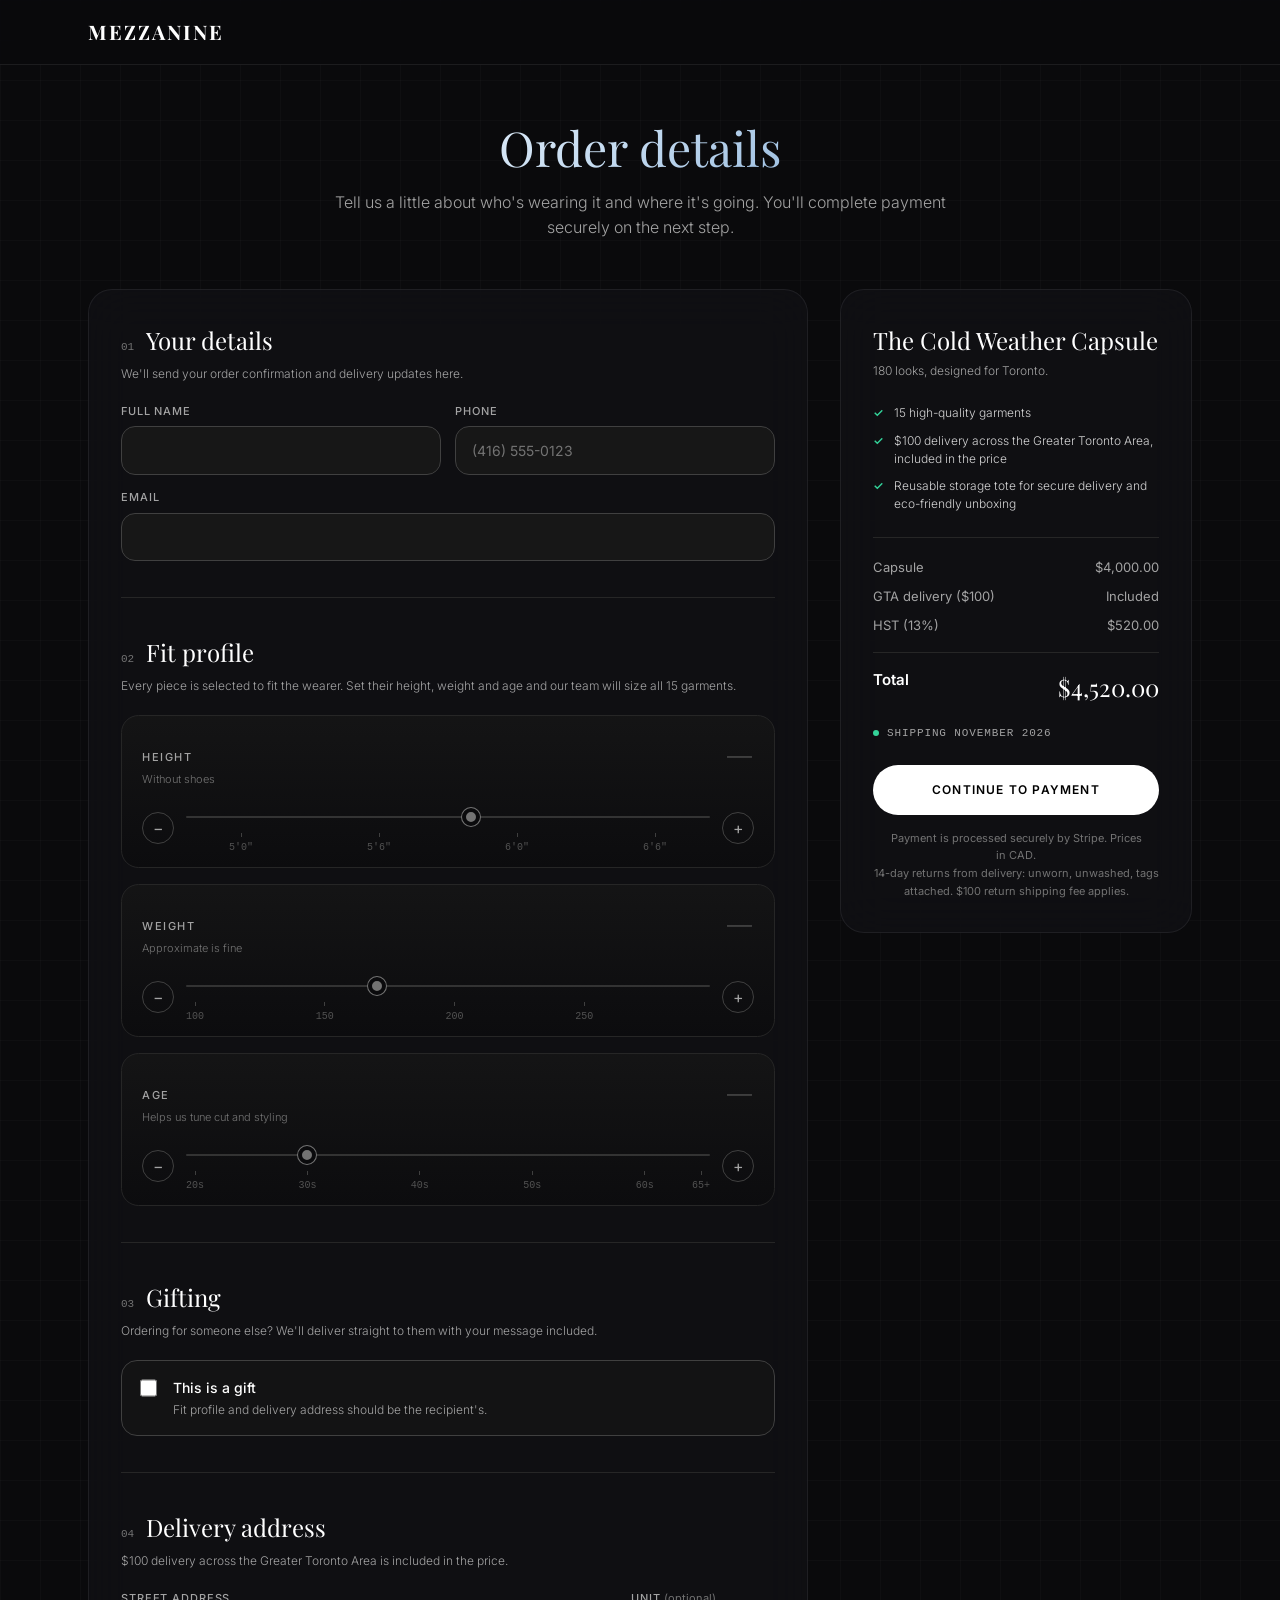
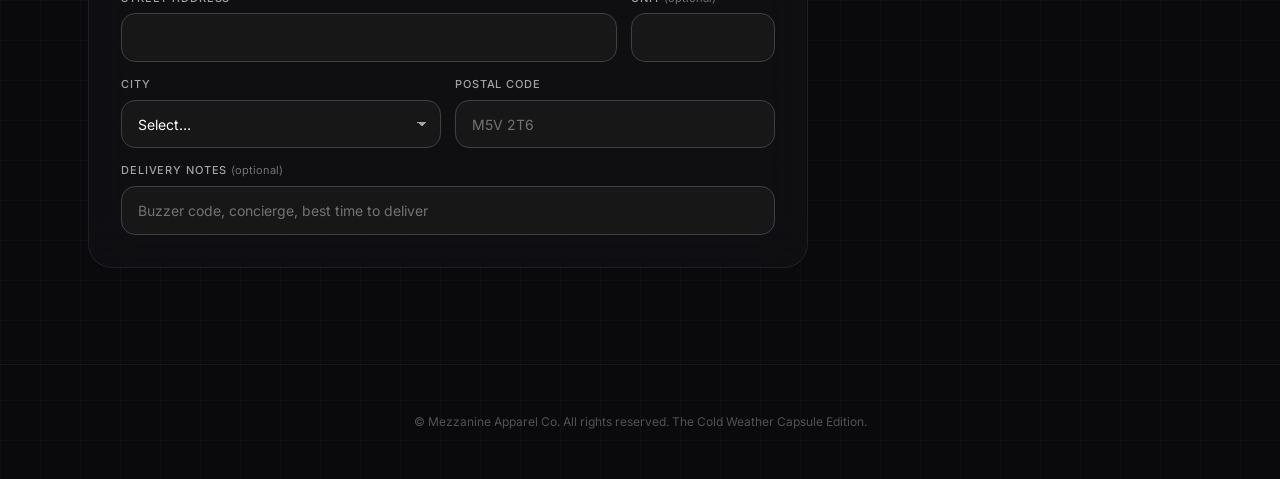
<file: order.html>
<!DOCTYPE html>
<html lang="en">
<head>
    <meta charset="UTF-8">
    <meta name="robots" content="noindex, nofollow">
    <meta name="viewport" content="width=device-width, initial-scale=1.0">
    <title>Order — Mezzanine Cold Weather Capsule</title>
    <link rel="preconnect" href="https://fonts.googleapis.com">
    <link rel="preconnect" href="https://fonts.gstatic.com" crossorigin>
    <link href="https://fonts.googleapis.com/css2?family=Instrument+Serif:ital@0;1&family=Inter:wght@300;400;500;600;700&family=Playfair+Display:ital,wght@0,400;0,600;0,700;1,400&display=swap" rel="stylesheet">
    <link rel="stylesheet" href="styles.css">
    <style>
        /* Order page layout — self-contained so it doesn't depend on Tailwind classes missing from the compiled styles.css */
        .o-nav { position: sticky; top: 0; z-index: 50; }
        .o-nav-inner { max-width: 72rem; margin: 0 auto; padding: 0 1.5rem; height: 4rem; display: flex; align-items: center; justify-content: space-between; font-size: 12px; }
        .o-brand { font-family: 'Playfair Display', serif; font-size: 1.25rem; letter-spacing: .1em; font-weight: 700; color: #fff; }

        .o-wrap { max-width: 72rem; margin: 0 auto; padding: 3.5rem 1.5rem 6rem; }
        .o-head { text-align: center; max-width: 40rem; margin: 0 auto 3rem; }
        .o-title { font-family: 'Playfair Display', serif; font-size: clamp(1.875rem, 5vw, 3rem); line-height: 1.1; margin: 0 0 1rem; }
        .o-title-blue { background: linear-gradient(135deg, #f4f9ff 0%, #c6dcf1 45%, #7fa9d4 100%); -webkit-background-clip: text; background-clip: text; -webkit-text-fill-color: transparent; }
        .o-sub { color: #a3a3a3; font-weight: 300; font-size: 1rem; line-height: 1.6; }

        .o-grid { display: grid; grid-template-columns: 1fr; gap: 2rem; align-items: start; }
        @media (min-width: 900px) { .o-grid { grid-template-columns: minmax(0, 1fr) 22rem; } .o-summary { position: sticky; top: 5.5rem; } }

        .o-card { border-radius: 1.5rem; padding: 2rem; }
        @media (max-width: 480px) { .o-card { padding: 1.5rem 1.25rem; } }
        .o-step + .o-step { margin-top: 2.25rem; padding-top: 2.25rem; border-top: 1px solid #262626; }
        .o-step-head { display: flex; align-items: baseline; gap: .75rem; margin-bottom: .35rem; }
        .o-step-num { font-family: ui-monospace, SFMono-Regular, Menlo, monospace; font-size: 11px; color: #737373; }
        .o-step-title { font-family: 'Playfair Display', serif; font-size: 1.5rem; color: #fff; }
        .o-step-note { font-size: 12px; color: #a3a3a3; font-weight: 300; margin-bottom: 1.25rem; line-height: 1.6; }

        .o-row { display: grid; gap: .875rem; grid-template-columns: 1fr; }
        .o-row + .o-row { margin-top: .875rem; }
        @media (min-width: 560px) {
            .o-row.c2 { grid-template-columns: 1fr 1fr; }
            .o-row.c3 { grid-template-columns: 1fr 1fr 1fr; }
            .o-row.c-addr { grid-template-columns: 1fr 9rem; }
        }
        .o-field label { display: block; font-size: 11px; letter-spacing: .08em; text-transform: uppercase; color: #a3a3a3; margin-bottom: .45rem; font-weight: 500; }
        .o-field .opt { text-transform: none; letter-spacing: 0; color: #737373; font-weight: 400; }
        .o-input { width: 100%; padding: .8rem 1rem; border-radius: .875rem; background: #171717; border: 1px solid #404040; color: #fff; font-size: 14px; font-family: inherit; transition: border-color .2s; -webkit-appearance: none; appearance: none; }
        .o-input::placeholder { color: #737373; }
        .o-input:focus { outline: none; border-color: #fff; }
        .o-input[aria-invalid="true"] { border-color: #f87171; }
        select.o-input { background-image: linear-gradient(45deg, transparent 50%, #a3a3a3 50%), linear-gradient(135deg, #a3a3a3 50%, transparent 50%); background-position: calc(100% - 18px) 50%, calc(100% - 13px) 50%; background-size: 5px 5px; background-repeat: no-repeat; padding-right: 2.25rem; }
        textarea.o-input { resize: vertical; min-height: 6rem; line-height: 1.5; }
        .o-unit { position: relative; }
        .o-unit .o-input { padding-right: 3rem; }
        .o-unit span { position: absolute; right: 1rem; top: 50%; transform: translateY(-50%); font-size: 12px; color: #737373; pointer-events: none; }
        .o-err { font-size: 12px; color: #f87171; margin-top: .4rem; display: none; }
        .o-err.show { display: block; }

        .o-toggle { display: flex; gap: 1rem; align-items: flex-start; padding: 1rem 1.1rem; border-radius: 1rem; border: 1px solid #404040; background: rgba(23,23,23,.6); cursor: pointer; transition: border-color .2s; }
        .o-toggle:hover { border-color: #737373; }
        .o-toggle input { width: 1.1rem; height: 1.1rem; margin-top: .15rem; accent-color: #fff; flex-shrink: 0; }
        .o-toggle strong { display: block; color: #fff; font-weight: 500; font-size: 14px; }
        .o-toggle small { display: block; color: #a3a3a3; font-weight: 300; font-size: 12px; margin-top: .2rem; line-height: 1.5; }
        .o-gift { display: none; margin-top: 1rem; }
        .o-gift.show { display: block; }
        .o-hint { margin-top: .5rem; font-size: .75rem; color: #737373; font-weight: 300; }
        .o-hint + .o-row { margin-top: .875rem; }
        .o-count { text-align: right; font-size: 11px; color: #737373; margin-top: .35rem; }

        .o-sum-title { font-family: 'Playfair Display', serif; font-size: 1.5rem; color: #fff; }
        .o-sum-sub { font-size: 12px; color: #a3a3a3; margin-top: .25rem; font-weight: 300; }
        .o-list { list-style: none; padding: 0; margin: 1.5rem 0; font-size: 12px; color: #d4d4d4; font-weight: 300; }
        .o-list li { display: flex; gap: .6rem; align-items: flex-start; }
        .o-list li + li { margin-top: .6rem; }
        .o-list li::before { content: "✓"; color: #34d399; font-weight: 600; }
        .o-lines { border-top: 1px solid #262626; padding-top: 1.25rem; font-size: 13px; }
        .o-line { display: flex; justify-content: space-between; color: #a3a3a3; }
        .o-line + .o-line { margin-top: .6rem; }
        .o-line.total { color: #fff; font-size: 15px; font-weight: 600; border-top: 1px solid #262626; padding-top: 1rem; margin-top: 1rem; }
        .o-line.total span:last-child { font-family: 'Playfair Display', serif; font-size: 1.5rem; font-weight: 400; }
        .o-ship { margin-top: 1.25rem; font-family: ui-monospace, SFMono-Regular, Menlo, monospace; font-size: 11px; letter-spacing: .08em; text-transform: uppercase; color: #a3a3a3; display: flex; align-items: center; gap: .5rem; }
        .o-ship::before { content: ""; width: 6px; height: 6px; border-radius: 99px; background: #34d399; }

        .o-btn { display: block; width: 100%; margin-top: 1.5rem; background: #fff; color: #000; font-weight: 600; font-size: 12px; letter-spacing: .1em; text-transform: uppercase; padding: 1rem 1.5rem; border-radius: 999px; border: 0; cursor: pointer; font-family: inherit; transition: background .2s, opacity .2s; }
        .o-btn:hover { background: #e5e5e5; }
        .o-btn:disabled { opacity: .5; cursor: wait; }
        .o-fine { font-size: 11px; color: #737373; text-align: center; margin-top: .9rem; line-height: 1.6; }
        .o-status { display: none; margin-top: 1rem; padding: .9rem 1rem; border-radius: .875rem; font-size: 12px; line-height: 1.55; }
        .o-status.show { display: block; }
        .o-status.warn { background: rgba(245,158,11,.08); border: 1px solid rgba(245,158,11,.3); color: #fcd34d; }
        .o-status.err { background: rgba(248,113,113,.08); border: 1px solid rgba(248,113,113,.3); color: #fca5a5; }

        /* Fit profile — slider measures */
        .fp { display: grid; gap: 1rem; }
        .fp-card { position: relative; padding: 1.25rem 1.25rem 1rem; border-radius: 1.1rem; border: 1px solid #262626; background: linear-gradient(180deg, rgba(23,23,23,.75), rgba(12,12,14,.75)); transition: border-color .25s; }
        .fp-card:focus-within { border-color: #525252; }
        .fp-card.invalid { border-color: rgba(248,113,113,.6); }
        .fp-top { display: flex; justify-content: space-between; align-items: flex-end; gap: 1rem; }
        .fp-label { font-size: 11px; letter-spacing: .14em; text-transform: uppercase; color: #a3a3a3; font-weight: 500; }
        .fp-hint { display: block; margin-top: .35rem; font-size: 11px; color: #737373; font-weight: 300; letter-spacing: 0; text-transform: none; }
        .fp-read { text-align: right; line-height: 1; }
        .fp-main { font-family: 'Playfair Display', serif; font-size: 2.1rem; color: #fff; font-variant-numeric: lining-nums tabular-nums; transition: opacity .2s; }
        .fp-main small { font-family: Inter, sans-serif; font-size: 12px; color: #a3a3a3; margin-left: .2rem; font-weight: 400; }
        .fp-alt { margin-top: .45rem; font-family: ui-monospace, SFMono-Regular, Menlo, monospace; font-size: 11px; letter-spacing: .08em; color: #737373; }
        .fp-card:not(.set) .fp-main { color: #525252; }
        .fp-card:not(.set) .fp-alt { visibility: hidden; }

        .fp-ctrl { display: flex; align-items: center; gap: .75rem; margin-top: 1.1rem; }
        .fp-step { flex-shrink: 0; width: 2rem; height: 2rem; border-radius: 99px; border: 1px solid #404040; background: transparent; color: #a3a3a3; font-size: 16px; line-height: 1; cursor: pointer; transition: all .2s; font-family: inherit; }
        .fp-step:hover { border-color: #a3a3a3; color: #fff; }
        .fp-track { position: relative; flex: 1; padding-bottom: 1.35rem; }
        .fp-range { --pct: 50%; width: 100%; height: 1.5rem; margin: 0; background: transparent; -webkit-appearance: none; appearance: none; cursor: pointer; display: block; }
        .fp-range:focus { outline: none; }
        .fp-range::-webkit-slider-runnable-track { height: 2px; border-radius: 2px; background: linear-gradient(90deg, #e5e5e5 0 var(--pct), #333 var(--pct) 100%); }
        .fp-range::-moz-range-track { height: 2px; border-radius: 2px; background: #333; }
        .fp-range::-moz-range-progress { height: 2px; background: #e5e5e5; }
        .fp-range::-webkit-slider-thumb { -webkit-appearance: none; width: 18px; height: 18px; margin-top: -8px; border-radius: 99px; background: #fff; border: 4px solid #0a0a0c; box-shadow: 0 0 0 1px #fff, 0 4px 14px rgba(0,0,0,.5); transition: transform .15s; }
        .fp-range::-moz-range-thumb { width: 10px; height: 10px; border-radius: 99px; background: #fff; border: 4px solid #0a0a0c; box-shadow: 0 0 0 1px #fff; }
        .fp-range:active::-webkit-slider-thumb, .fp-range:focus-visible::-webkit-slider-thumb { transform: scale(1.15); }
        .fp-card:not(.set) .fp-range::-webkit-slider-runnable-track { background: #333; }
        .fp-card:not(.set) .fp-range::-moz-range-progress { background: transparent; }
        .fp-card:not(.set) .fp-range::-webkit-slider-thumb { background: #737373; box-shadow: 0 0 0 1px #737373; animation: fp-pulse 2.4s ease-in-out infinite; }
        .fp-card:not(.set) .fp-range::-moz-range-thumb { background: #737373; box-shadow: 0 0 0 1px #737373; }
        @keyframes fp-pulse { 0%,100% { box-shadow: 0 0 0 1px #737373, 0 0 0 0 rgba(255,255,255,.25); } 50% { box-shadow: 0 0 0 1px #737373, 0 0 0 8px rgba(255,255,255,0); } }
        .fp-ticks { position: absolute; left: 9px; right: 9px; bottom: 0; height: 1.1rem; pointer-events: none; }
        .fp-tick { position: absolute; top: 0; transform: translateX(-50%); font-family: ui-monospace, SFMono-Regular, Menlo, monospace; font-size: 10px; color: #525252; white-space: nowrap; }
        .fp-tick::before { content: ""; display: block; width: 1px; height: 4px; background: #404040; margin: 0 auto 3px; }
        @media (max-width: 480px) { .fp-tick.minor { display: none; } .fp-main { font-size: 1.8rem; } }
        .fp-err { font-size: 12px; color: #f87171; margin-top: .25rem; display: none; }
        .fp-err.show { display: block; }

        .o-foot { padding: 3rem 1.5rem; border-top: 1px solid #171717; text-align: center; font-size: 12px; color: #525252; }
        .sr-only { position: absolute; width: 1px; height: 1px; padding: 0; margin: -1px; overflow: hidden; clip: rect(0,0,0,0); border: 0; }
    </style>
</head>
<body class="editorial-grid">

    <nav class="o-nav glass-nav">
        <div class="o-nav-inner">
            <a href="index.html" class="o-brand">MEZZANINE</a>
        </div>
    </nav>

    <main class="o-wrap">
        <header class="o-head">
            <h1 class="o-title o-title-blue">Order details</h1>
            <p class="o-sub">Tell us a little about who's wearing it and where it's going. You'll complete payment securely on the next step.</p>
        </header>

        <form id="order-form" novalidate>
            <div class="o-grid">

                <!-- Left: details -->
                <div class="o-card glass-panel">

                    <section class="o-step">
                        <div class="o-step-head"><span class="o-step-num">01</span><h2 class="o-step-title">Your details</h2></div>
                        <p class="o-step-note">We'll send your order confirmation and delivery updates here.</p>
                        <div class="o-row c2">
                            <div class="o-field">
                                <label for="name">Full name</label>
                                <input class="o-input" id="name" name="name" autocomplete="name" required>
                                <p class="o-err" data-for="name">Please enter your name.</p>
                            </div>
                            <div class="o-field">
                                <label for="phone">Phone</label>
                                <input class="o-input" id="phone" name="phone" type="tel" autocomplete="tel" required placeholder="(416) 555-0123">
                                <p class="o-err" data-for="phone">Please enter a phone number for delivery.</p>
                            </div>
                        </div>
                        <div class="o-row">
                            <div class="o-field">
                                <label for="email">Email</label>
                                <input class="o-input" id="email" name="email" type="email" autocomplete="email" required>
                                <p class="o-err" data-for="email">Please enter a valid email address.</p>
                            </div>
                        </div>
                    </section>

                    <section class="o-step">
                        <div class="o-step-head"><span class="o-step-num">02</span><h2 class="o-step-title">Fit profile</h2></div>
                        <p class="o-step-note" id="fit-note">Every piece is selected to fit the wearer. Set their height, weight and age and our team will size all 15 garments.</p>
                        <div class="fp">
                            <div class="fp-card" id="fp-height" data-key="height">
                                <div class="fp-top">
                                    <label class="fp-label" for="height">Height<span class="fp-hint">Without shoes</span></label>
                                    <div class="fp-read" aria-hidden="true">
                                        <div class="fp-main" id="height-main">—</div>
                                        <div class="fp-alt" id="height-alt">&nbsp;</div>
                                    </div>
                                </div>
                                <div class="fp-ctrl">
                                    <button type="button" class="fp-step" data-dir="-1" aria-label="Decrease height">−</button>
                                    <div class="fp-track">
                                        <input type="range" class="fp-range" id="height" min="58" max="80" step="1" value="70">
                                        <div class="fp-ticks" id="height-ticks"></div>
                                    </div>
                                    <button type="button" class="fp-step" data-dir="1" aria-label="Increase height">+</button>
                                </div>
                                <p class="fp-err" data-for="height">Please set height.</p>
                            </div>
                            <div class="fp-card" id="fp-weight" data-key="weight">
                                <div class="fp-top">
                                    <label class="fp-label" for="weight">Weight<span class="fp-hint">Approximate is fine</span></label>
                                    <div class="fp-read" aria-hidden="true">
                                        <div class="fp-main" id="weight-main">—</div>
                                        <div class="fp-alt" id="weight-alt">&nbsp;</div>
                                    </div>
                                </div>
                                <div class="fp-ctrl">
                                    <button type="button" class="fp-step" data-dir="-1" aria-label="Decrease weight">−</button>
                                    <div class="fp-track">
                                        <input type="range" class="fp-range" id="weight" min="100" max="295" step="5" value="170">
                                        <div class="fp-ticks" id="weight-ticks"></div>
                                    </div>
                                    <button type="button" class="fp-step" data-dir="1" aria-label="Increase weight">+</button>
                                </div>
                                <p class="fp-err" data-for="weight">Please set weight.</p>
                            </div>
                            <div class="fp-card" id="fp-age" data-key="age">
                                <div class="fp-top">
                                    <label class="fp-label" for="age">Age<span class="fp-hint">Helps us tune cut and styling</span></label>
                                    <div class="fp-read" aria-hidden="true">
                                        <div class="fp-main" id="age-main">—</div>
                                        <div class="fp-alt" id="age-alt">&nbsp;</div>
                                    </div>
                                </div>
                                <div class="fp-ctrl">
                                    <button type="button" class="fp-step" data-dir="-1" aria-label="Younger age range">−</button>
                                    <div class="fp-track">
                                        <input type="range" class="fp-range" id="age" min="20" max="65" step="5" value="30">
                                        <div class="fp-ticks" id="age-ticks"></div>
                                    </div>
                                    <button type="button" class="fp-step" data-dir="1" aria-label="Older age range">+</button>
                                </div>
                                <p class="fp-err" data-for="age">Please set an age range.</p>
                            </div>
                        </div>
                    </section>

                    <section class="o-step">
                        <div class="o-step-head"><span class="o-step-num">03</span><h2 class="o-step-title">Gifting</h2></div>
                        <p class="o-step-note">Ordering for someone else? We'll deliver straight to them with your message included.</p>
                        <label class="o-toggle" for="is_gift">
                            <input type="checkbox" id="is_gift" name="is_gift">
                            <span><strong>This is a gift</strong><small>Fit profile and delivery address should be the recipient's.</small></span>
                        </label>
                        <div class="o-gift" id="gift-fields">
                            <div class="o-row c2">
                                <div class="o-field">
                                    <label for="recipient">Recipient's name</label>
                                    <input class="o-input" id="recipient" name="gift_recipient">
                                    <p class="o-err" data-for="recipient">Please enter the recipient's name.</p>
                                </div>
                                <div class="o-field">
                                    <label for="recipient_email">Recipient's email</label>
                                    <input class="o-input" id="recipient_email" name="gift_recipient_email" type="email" autocomplete="off">
                                    <p class="o-err" data-for="recipient_email">Please enter the recipient's email so they can confirm their size.</p>
                                </div>
                            </div>
                            <p class="o-hint">We'll email the recipient to confirm their size before anything ships.</p>
                            <div class="o-row">
                                <div class="o-field">
                                    <label for="gift_message">Gift message <span class="opt">(optional)</span></label>
                                    <textarea class="o-input" id="gift_message" name="gift_message" maxlength="300" placeholder="Sorted for the season. Enjoy."></textarea>
                                    <div class="o-count"><span id="msg-count">0</span>/300</div>
                                </div>
                            </div>
                        </div>
                    </section>

                    <section class="o-step">
                        <div class="o-step-head"><span class="o-step-num">04</span><h2 class="o-step-title" id="addr-title">Delivery address</h2></div>
                        <p class="o-step-note">$100 delivery across the Greater Toronto Area is included in the price.</p>
                        <div class="o-row c-addr">
                            <div class="o-field">
                                <label for="street">Street address</label>
                                <input class="o-input" id="street" name="street" autocomplete="address-line1" required>
                                <p class="o-err" data-for="street">Please enter a street address.</p>
                            </div>
                            <div class="o-field">
                                <label for="unit">Unit <span class="opt">(optional)</span></label>
                                <input class="o-input" id="unit" name="unit" autocomplete="address-line2">
                            </div>
                        </div>
                        <div class="o-row c2">
                            <div class="o-field">
                                <label for="city">City</label>
                                <select class="o-input" id="city" name="city" required>
                                    <option value="">Select…</option>
                                    <optgroup label="Toronto"><option>Toronto</option></optgroup>
                                    <optgroup label="Peel"><option>Mississauga</option><option>Brampton</option><option>Caledon</option></optgroup>
                                    <optgroup label="York"><option>Vaughan</option><option>Markham</option><option>Richmond Hill</option><option>Newmarket</option><option>Aurora</option><option>King</option><option>Whitchurch-Stouffville</option><option>East Gwillimbury</option><option>Georgina</option></optgroup>
                                    <optgroup label="Halton"><option>Oakville</option><option>Burlington</option><option>Milton</option><option>Halton Hills</option></optgroup>
                                    <optgroup label="Durham"><option>Pickering</option><option>Ajax</option><option>Whitby</option><option>Oshawa</option><option>Clarington</option><option>Uxbridge</option><option>Scugog</option><option>Brock</option></optgroup>
                                    <option value="outside">Outside the GTA</option>
                                </select>
                                <p class="o-err" data-for="city" id="city-err">Please select a city.</p>
                            </div>
                            <div class="o-field">
                                <label for="postal">Postal code</label>
                                <input class="o-input" id="postal" name="postal" autocomplete="postal-code" required placeholder="M5V 2T6" maxlength="7" style="text-transform:uppercase">
                                <p class="o-err" data-for="postal">Please enter a valid Ontario postal code.</p>
                            </div>
                        </div>
                        <div class="o-row">
                            <div class="o-field">
                                <label for="notes">Delivery notes <span class="opt">(optional)</span></label>
                                <input class="o-input" id="notes" name="delivery_notes" placeholder="Buzzer code, concierge, best time to deliver">
                            </div>
                        </div>
                    </section>
                </div>

                <!-- Right: summary -->
                <aside class="o-summary o-card glass-panel">
                    <h2 class="o-sum-title">The Cold Weather Capsule</h2>
                    <p class="o-sum-sub">180 looks, designed for Toronto.</p>
                    <ul class="o-list">
                        <li>15 high-quality garments</li>
                        <li>$100 delivery across the Greater Toronto Area, included in the price</li>
                        <li>Reusable storage tote for secure delivery and eco-friendly unboxing</li>
                    </ul>
                    <div class="o-lines">
                        <div class="o-line"><span>Capsule</span><span>$4,000.00</span></div>
                        <div class="o-line"><span>GTA delivery ($100)</span><span>Included</span></div>
                        <div class="o-line"><span>HST (13%)</span><span>$520.00</span></div>
                        <div class="o-line total"><span>Total</span><span>$4,520.00</span></div>
                    </div>
                    <div class="o-ship">Shipping November 2026</div>
                    <button type="submit" class="o-btn" id="submit-btn">Continue to payment</button>
                    <div class="o-status" id="status" role="alert"></div>
                    <p class="o-fine">Payment is processed securely by Stripe. Prices in CAD.<br>14-day returns from delivery: unworn, unwashed, tags attached. $100 return shipping fee applies.</p>
                </aside>

            </div>
        </form>
    </main>

    <footer class="o-foot">© Mezzanine Apparel Co. All rights reserved. The Cold Weather Capsule Edition.</footer>

    <script>
        /* ============================================================
           SETUP — paste your two links here before going live
           ------------------------------------------------------------
           STRIPE_PAYMENT_LINK: the Payment Link URL from your Stripe
             dashboard (Payment Links → New → The Cold Weather Capsule,
             $4,000 CAD, with HST handled by Stripe Tax or a tax rate).
             e.g. 'https://buy.stripe.com/abc123XYZ'
           ORDER_DETAILS_ENDPOINT: where the fit profile / address /
             gift details are sent, e.g. a Formspree form URL
             'https://formspree.io/f/xxxxxxx'. Stripe Payment Links can't
             receive these fields, so they're sent here first, tagged with
             an order reference that also appears on the Stripe payment
             (as client_reference_id) so you can match the two.
           ============================================================ */
        const STRIPE_PAYMENT_LINK = '';
        const ORDER_DETAILS_ENDPOINT = '';

        const form = document.getElementById('order-form');
        const giftBox = document.getElementById('is_gift');
        const giftFields = document.getElementById('gift-fields');
        const statusEl = document.getElementById('status');
        const submitBtn = document.getElementById('submit-btn');
        const $ = (id) => document.getElementById(id);

        giftBox.addEventListener('change', () => {
            giftFields.classList.toggle('show', giftBox.checked);
            $('addr-title').textContent = giftBox.checked ? "Recipient's delivery address" : 'Delivery address';
            $('fit-note').textContent = giftBox.checked
                ? "Set the recipient's height, weight and age and our team will size all 15 garments for them."
                : 'Every piece is selected to fit the wearer. Set their height, weight and age and our team will size all 15 garments.';
        });

        /* ---------- Fit profile sliders ---------- */
        const ageRange = (v) => (v >= 65 ? '65+' : `${v}–${v + 4}`);
        const kg = (lb) => Math.round(lb * 0.45359237);
        const weightRange = (v) => `${v}–${v + 4}`;
        const ftIn = (inches) => `${Math.floor(inches / 12)}′${inches % 12}″`;
        const MEASURES = {
            height: {
                main: (v) => ftIn(v),
                alt: (v) => `${Math.round(v * 2.54)} CM`,
                ticks: [[60, '5′0″'], [66, '5′6″', true], [72, '6′0″'], [78, '6′6″', true]]
            },
            weight: {
                main: (v) => `${weightRange(v)}<small>lb</small>`,
                alt: (v) => `${kg(v)}–${kg(v + 4)} KG`,
                ticks: [[100, '100'], [150, '150', true], [200, '200'], [250, '250', true]]
            },
            age: {
                main: (v) => `${ageRange(v)}<small>yrs</small>`,
                alt: () => '&nbsp;',
                ticks: [[20, '20s'], [30, '30s', true], [40, '40s'], [50, '50s', true], [60, '60s'], [65, '65+', true]]
            }
        };
        const touched = { height: false, weight: false, age: false };

        function paint(key) {
            const el = $(key), v = Number(el.value), min = Number(el.min), max = Number(el.max);
            el.style.setProperty('--pct', `${((v - min) / (max - min)) * 100}%`);
            const card = $(`fp-${key}`);
            card.classList.toggle('set', touched[key]);
            $(`${key}-main`).innerHTML = touched[key] ? MEASURES[key].main(v) : '—';
            $(`${key}-alt`).innerHTML = touched[key] ? MEASURES[key].alt(v) : '&nbsp;';
            const alt = MEASURES[key].alt(v).replace('&nbsp;', '');
            el.setAttribute('aria-valuetext', touched[key] ? `${MEASURES[key].main(v).replace(/<[^>]+>/g, ' ')}${alt ? ', ' + alt.toLowerCase() : ''}` : 'not set');
        }

        function touch(key) {
            touched[key] = true;
            $(`fp-${key}`).classList.remove('invalid');
            document.querySelector(`.fp-err[data-for="${key}"]`).classList.remove('show');
            paint(key);
        }

        Object.keys(MEASURES).forEach((key) => {
            const el = $(key), min = Number(el.min), max = Number(el.max);
            $(`${key}-ticks`).innerHTML = MEASURES[key].ticks
                .map(([v, label, minor]) => `<span class="fp-tick${minor ? ' minor' : ''}" style="left:${((v - min) / (max - min)) * 100}%">${label}</span>`)
                .join('');
            el.addEventListener('input', () => touch(key));
            el.addEventListener('keydown', () => { if (!touched[key]) touch(key); });
            $(`fp-${key}`).querySelectorAll('.fp-step').forEach((btn) => {
                btn.addEventListener('click', () => {
                    if (touched[key]) el.value = Math.min(max, Math.max(min, Number(el.value) + Number(btn.dataset.dir) * (Number(el.step) || 1)));
                    touch(key);
                });
            });
            paint(key);
        });

        $('gift_message').addEventListener('input', (e) => { $('msg-count').textContent = e.target.value.length; });

        $('postal').addEventListener('blur', (e) => {
            const v = e.target.value.toUpperCase().replace(/\s+/g, '');
            if (v.length === 6) e.target.value = v.slice(0, 3) + ' ' + v.slice(3);
        });

        function setError(key, inputs, show, msg) {
            const err = document.querySelector(`.o-err[data-for="${key}"]`);
            if (err) { err.classList.toggle('show', show); if (msg) err.textContent = msg; }
            inputs.forEach((el) => el.setAttribute('aria-invalid', show ? 'true' : 'false'));
            return !show;
        }

        
        function validate() {
            const checks = [];
            checks.push(setError('name', [$('name')], !$('name').value.trim()));
            checks.push(setError('phone', [$('phone')], $('phone').value.replace(/\D/g, '').length < 10));
            checks.push(setError('email', [$('email')], !/^[^\s@]+@[^\s@]+\.[^\s@]+$/.test($('email').value.trim())));
            ['height', 'weight', 'age'].forEach((key) => {
                $(`fp-${key}`).classList.toggle('invalid', !touched[key]);
                document.querySelector(`.fp-err[data-for="${key}"]`).classList.toggle('show', !touched[key]);
                checks.push(touched[key]);
            });
            checks.push(setError('recipient', [$('recipient')], giftBox.checked && !$('recipient').value.trim()));
            const recEmail = $('recipient_email').value.trim();
            checks.push(setError('recipient_email', [$('recipient_email')], giftBox.checked && !/^[^\s@]+@[^\s@]+\.[^\s@]+$/.test(recEmail)));
            checks.push(setError('street', [$('street')], !$('street').value.trim()));

            const city = $('city').value;
            checks.push(setError('city', [$('city')], !city || city === 'outside',
                city === 'outside' ? 'This release delivers within the Greater Toronto Area only.' : 'Please select a city.'));

            const postal = $('postal').value.toUpperCase().replace(/\s+/g, '');
            checks.push(setError('postal', [$('postal')], !/^[KLMNP]\d[A-Z]\d[A-Z]\d$/.test(postal)));

            return checks.every(Boolean);
        }

        function orderRef() {
            const d = new Date();
            const ymd = d.getFullYear().toString().slice(2) + String(d.getMonth() + 1).padStart(2, '0') + String(d.getDate()).padStart(2, '0');
            const rand = Math.random().toString(36).slice(2, 7).toUpperCase();
            return `MZ-${ymd}-${rand}`;
        }

        function showStatus(kind, html) {
            statusEl.className = `o-status show ${kind}`;
            statusEl.innerHTML = html;
        }

        form.addEventListener('submit', async (event) => {
            event.preventDefault();
            statusEl.className = 'o-status';

            if (!validate()) {
                const first = document.querySelector('[aria-invalid="true"], .fp-card.invalid input');
                if (first) { first.focus(); first.scrollIntoView({ behavior: 'smooth', block: 'center' }); }
                return;
            }

            const ref = orderRef();
            const data = Object.fromEntries(new FormData(form).entries());
            data.is_gift = giftBox.checked ? 'yes' : 'no';
            data.postal = data.postal.toUpperCase();
            data.province = 'ON';
            const h = Number($('height').value), w = Number($('weight').value);
            data.height = `${ftIn(h).replace('′', "'").replace('″', '"')} (${Math.round(h * 2.54)} cm)`;
            data.weight = `${w}–${w + 4} lb (${kg(w)}–${kg(w + 4)} kg)`;
            data.age = ageRange(Number($('age').value));
            data.order_reference = ref;
            data.product = 'The Cold Weather Capsule — $4,000 CAD + HST';
            data._subject = `New order ${ref} — ${data.name}`;

            if (!STRIPE_PAYMENT_LINK || !ORDER_DETAILS_ENDPOINT) {
                showStatus('warn', '<strong>Checkout isn’t connected yet.</strong> Add the Stripe Payment Link and order-details endpoint at the top of the script in order.html.');
                console.log('Order details that would be sent:', data);
                return;
            }

            submitBtn.disabled = true;
            submitBtn.textContent = 'Saving your details…';

            try {
                const res = await fetch(ORDER_DETAILS_ENDPOINT, {
                    method: 'POST',
                    headers: { 'Content-Type': 'application/json', 'Accept': 'application/json' },
                    body: JSON.stringify(data)
                });
                if (!res.ok) throw new Error(`HTTP ${res.status}`);
            } catch (err) {
                submitBtn.disabled = false;
                submitBtn.textContent = 'Continue to payment';
                showStatus('err', 'We couldn’t save your order details. Please check your connection and try again.');
                return;
            }

            const url = new URL(STRIPE_PAYMENT_LINK);
            url.searchParams.set('prefilled_email', data.email);
            url.searchParams.set('client_reference_id', ref);
            submitBtn.textContent = 'Redirecting to secure checkout…';
            window.location.href = url.toString();
        });
    </script>
</body>
</html>
</file>
<file: styles.css>
*,:after,:before{--tw-border-spacing-x:0;--tw-border-spacing-y:0;--tw-translate-x:0;--tw-translate-y:0;--tw-rotate:0;--tw-skew-x:0;--tw-skew-y:0;--tw-scale-x:1;--tw-scale-y:1;--tw-pan-x: ;--tw-pan-y: ;--tw-pinch-zoom: ;--tw-scroll-snap-strictness:proximity;--tw-gradient-from-position: ;--tw-gradient-via-position: ;--tw-gradient-to-position: ;--tw-ordinal: ;--tw-slashed-zero: ;--tw-numeric-figure: ;--tw-numeric-spacing: ;--tw-numeric-fraction: ;--tw-ring-inset: ;--tw-ring-offset-width:0px;--tw-ring-offset-color:#fff;--tw-ring-color:rgba(59,130,246,.5);--tw-ring-offset-shadow:0 0 #0000;--tw-ring-shadow:0 0 #0000;--tw-shadow:0 0 #0000;--tw-shadow-colored:0 0 #0000;--tw-blur: ;--tw-brightness: ;--tw-contrast: ;--tw-grayscale: ;--tw-hue-rotate: ;--tw-invert: ;--tw-saturate: ;--tw-sepia: ;--tw-drop-shadow: ;--tw-backdrop-blur: ;--tw-backdrop-brightness: ;--tw-backdrop-contrast: ;--tw-backdrop-grayscale: ;--tw-backdrop-hue-rotate: ;--tw-backdrop-invert: ;--tw-backdrop-opacity: ;--tw-backdrop-saturate: ;--tw-backdrop-sepia: ;--tw-contain-size: ;--tw-contain-layout: ;--tw-contain-paint: ;--tw-contain-style: }::backdrop{--tw-border-spacing-x:0;--tw-border-spacing-y:0;--tw-translate-x:0;--tw-translate-y:0;--tw-rotate:0;--tw-skew-x:0;--tw-skew-y:0;--tw-scale-x:1;--tw-scale-y:1;--tw-pan-x: ;--tw-pan-y: ;--tw-pinch-zoom: ;--tw-scroll-snap-strictness:proximity;--tw-gradient-from-position: ;--tw-gradient-via-position: ;--tw-gradient-to-position: ;--tw-ordinal: ;--tw-slashed-zero: ;--tw-numeric-figure: ;--tw-numeric-spacing: ;--tw-numeric-fraction: ;--tw-ring-inset: ;--tw-ring-offset-width:0px;--tw-ring-offset-color:#fff;--tw-ring-color:rgba(59,130,246,.5);--tw-ring-offset-shadow:0 0 #0000;--tw-ring-shadow:0 0 #0000;--tw-shadow:0 0 #0000;--tw-shadow-colored:0 0 #0000;--tw-blur: ;--tw-brightness: ;--tw-contrast: ;--tw-grayscale: ;--tw-hue-rotate: ;--tw-invert: ;--tw-saturate: ;--tw-sepia: ;--tw-drop-shadow: ;--tw-backdrop-blur: ;--tw-backdrop-brightness: ;--tw-backdrop-contrast: ;--tw-backdrop-grayscale: ;--tw-backdrop-hue-rotate: ;--tw-backdrop-invert: ;--tw-backdrop-opacity: ;--tw-backdrop-saturate: ;--tw-backdrop-sepia: ;--tw-contain-size: ;--tw-contain-layout: ;--tw-contain-paint: ;--tw-contain-style: }/*! tailwindcss v3.4.19 | MIT License | https://tailwindcss.com*/*,:after,:before{box-sizing:border-box;border:0 solid #e5e7eb}:after,:before{--tw-content:""}:host,html{line-height:1.5;-webkit-text-size-adjust:100%;-moz-tab-size:4;-o-tab-size:4;tab-size:4;font-family:Inter,sans-serif;font-feature-settings:normal;font-variation-settings:normal;-webkit-tap-highlight-color:transparent}body{margin:0;line-height:inherit}hr{height:0;color:inherit;border-top-width:1px}abbr:where([title]){-webkit-text-decoration:underline dotted;text-decoration:underline dotted}h1,h2,h3,h4,h5,h6{font-size:inherit;font-weight:inherit}a{color:inherit;text-decoration:inherit}b,strong{font-weight:bolder}code,kbd,pre,samp{font-family:ui-monospace,SFMono-Regular,Menlo,Monaco,Consolas,Liberation Mono,Courier New,monospace;font-feature-settings:normal;font-variation-settings:normal;font-size:1em}small{font-size:80%}sub,sup{font-size:75%;line-height:0;position:relative;vertical-align:baseline}sub{bottom:-.25em}sup{top:-.5em}table{text-indent:0;border-color:inherit;border-collapse:collapse}button,input,optgroup,select,textarea{font-family:inherit;font-feature-settings:inherit;font-variation-settings:inherit;font-size:100%;font-weight:inherit;line-height:inherit;letter-spacing:inherit;color:inherit;margin:0;padding:0}button,select{text-transform:none}button,input:where([type=button]),input:where([type=reset]),input:where([type=submit]){-webkit-appearance:button;background-color:transparent;background-image:none}:-moz-focusring{outline:auto}:-moz-ui-invalid{box-shadow:none}progress{vertical-align:baseline}::-webkit-inner-spin-button,::-webkit-outer-spin-button{height:auto}[type=search]{-webkit-appearance:textfield;outline-offset:-2px}::-webkit-search-decoration{-webkit-appearance:none}::-webkit-file-upload-button{-webkit-appearance:button;font:inherit}summary{display:list-item}blockquote,dd,dl,figure,h1,h2,h3,h4,h5,h6,hr,p,pre{margin:0}fieldset{margin:0}fieldset,legend{padding:0}menu,ol,ul{list-style:none;margin:0;padding:0}dialog{padding:0}textarea{resize:vertical}input::-moz-placeholder,textarea::-moz-placeholder{opacity:1;color:#9ca3af}input::placeholder,textarea::placeholder{opacity:1;color:#9ca3af}[role=button],button{cursor:pointer}:disabled{cursor:default}audio,canvas,embed,iframe,img,object,svg,video{display:block;vertical-align:middle}img,video{max-width:100%;height:auto}[hidden]:where(:not([hidden=until-found])){display:none}.container{width:100%}@media (min-width:640px){.container{max-width:640px}}@media (min-width:768px){.container{max-width:768px}}@media (min-width:1024px){.container{max-width:1024px}}@media (min-width:1280px){.container{max-width:1280px}}@media (min-width:1536px){.container{max-width:1536px}}.pointer-events-none{pointer-events:none}.fixed{position:fixed}.absolute{position:absolute}.relative{position:relative}.-right-12{right:-3rem}.-right-24{right:-6rem}.-top-12{top:-3rem}.-top-24{top:-6rem}.left-0{left:0}.left-1\/2{left:50%}.right-0{right:0}.top-0{top:0}.top-1\/3{top:33.333333%}.z-10{z-index:10}.z-50{z-index:50}.mx-auto{margin-left:auto;margin-right:auto}.mb-1{margin-bottom:.25rem}.mb-2{margin-bottom:.5rem}.mb-6{margin-bottom:1.5rem}.mt-0\.5{margin-top:.125rem}.mt-1{margin-top:.25rem}.mt-16{margin-top:4rem}.mt-3{margin-top:.75rem}.block{display:block}.flex{display:flex}.inline-flex{display:inline-flex}.grid{display:grid}.hidden{display:none}.h-1\.5{height:.375rem}.h-16{height:4rem}.h-2{height:.5rem}.h-3{height:.75rem}.h-4{height:1rem}.h-40{height:10rem}.h-5{height:1.25rem}.h-72{height:18rem}.h-\[700px\]{height:700px}.h-full{height:100%}.max-h-0{max-height:0}.min-h-screen{min-height:100vh}.w-1\.5{width:.375rem}.w-2{width:.5rem}.w-3{width:.75rem}.w-4{width:1rem}.w-40{width:10rem}.w-5{width:1.25rem}.w-72{width:18rem}.w-\[1px\]{width:1px}.w-\[40\%\]{width:40%}.w-\[70\%\]{width:70%}.w-\[700px\]{width:700px}.w-fit{width:-moz-fit-content;width:fit-content}.w-full{width:100%}.max-w-2xl{max-width:42rem}.max-w-3xl{max-width:48rem}.max-w-4xl{max-width:56rem}.max-w-5xl{max-width:64rem}.max-w-6xl{max-width:72rem}.max-w-7xl{max-width:80rem}.max-w-xl{max-width:36rem}.shrink-0{flex-shrink:0}.-translate-x-1\/2{--tw-translate-x:-50%}.-translate-x-1\/2,.-translate-y-1\/2{transform:translate(var(--tw-translate-x),var(--tw-translate-y)) rotate(var(--tw-rotate)) skewX(var(--tw-skew-x)) skewY(var(--tw-skew-y)) scaleX(var(--tw-scale-x)) scaleY(var(--tw-scale-y))}.-translate-y-1\/2{--tw-translate-y:-50%}.rotate-180{--tw-rotate:180deg}.rotate-180,.transform{transform:translate(var(--tw-translate-x),var(--tw-translate-y)) rotate(var(--tw-rotate)) skewX(var(--tw-skew-x)) skewY(var(--tw-skew-y)) scaleX(var(--tw-scale-x)) scaleY(var(--tw-scale-y))}@keyframes ping{75%,to{transform:scale(2);opacity:0}}.animate-ping{animation:ping 1s cubic-bezier(0,0,.2,1) infinite}@keyframes pulseSlow{0%,to{opacity:.2;transform:scale(1)}50%{opacity:.38;transform:scale(1.08)}}.animate-pulse-slow{animation:pulseSlow 9s ease-in-out infinite}.grid-cols-1{grid-template-columns:repeat(1,minmax(0,1fr))}.grid-cols-2{grid-template-columns:repeat(2,minmax(0,1fr))}.flex-col{flex-direction:column}.items-start{align-items:flex-start}.items-end{align-items:flex-end}.items-center{align-items:center}.justify-center{justify-content:center}.justify-between{justify-content:space-between}.gap-12{gap:3rem}.gap-2{gap:.5rem}.gap-3{gap:.75rem}.gap-4{gap:1rem}.gap-6{gap:1.5rem}.gap-8{gap:2rem}.space-x-8>:not([hidden])~:not([hidden]){--tw-space-x-reverse:0;margin-right:calc(2rem*var(--tw-space-x-reverse));margin-left:calc(2rem*(1 - var(--tw-space-x-reverse)))}.space-y-12>:not([hidden])~:not([hidden]){--tw-space-y-reverse:0;margin-top:calc(3rem*(1 - var(--tw-space-y-reverse)));margin-bottom:calc(3rem*var(--tw-space-y-reverse))}.space-y-16>:not([hidden])~:not([hidden]){--tw-space-y-reverse:0;margin-top:calc(4rem*(1 - var(--tw-space-y-reverse)));margin-bottom:calc(4rem*var(--tw-space-y-reverse))}.space-y-2>:not([hidden])~:not([hidden]){--tw-space-y-reverse:0;margin-top:calc(.5rem*(1 - var(--tw-space-y-reverse)));margin-bottom:calc(.5rem*var(--tw-space-y-reverse))}.space-y-3>:not([hidden])~:not([hidden]){--tw-space-y-reverse:0;margin-top:calc(.75rem*(1 - var(--tw-space-y-reverse)));margin-bottom:calc(.75rem*var(--tw-space-y-reverse))}.space-y-4>:not([hidden])~:not([hidden]){--tw-space-y-reverse:0;margin-top:calc(1rem*(1 - var(--tw-space-y-reverse)));margin-bottom:calc(1rem*var(--tw-space-y-reverse))}.space-y-5>:not([hidden])~:not([hidden]){--tw-space-y-reverse:0;margin-top:calc(1.25rem*(1 - var(--tw-space-y-reverse)));margin-bottom:calc(1.25rem*var(--tw-space-y-reverse))}.space-y-6>:not([hidden])~:not([hidden]){--tw-space-y-reverse:0;margin-top:calc(1.5rem*(1 - var(--tw-space-y-reverse)));margin-bottom:calc(1.5rem*var(--tw-space-y-reverse))}.space-y-8>:not([hidden])~:not([hidden]){--tw-space-y-reverse:0;margin-top:calc(2rem*(1 - var(--tw-space-y-reverse)));margin-bottom:calc(2rem*var(--tw-space-y-reverse))}.overflow-hidden{overflow:hidden}.scroll-smooth{scroll-behavior:smooth}.rounded-2xl{border-radius:1rem}.rounded-3xl{border-radius:1.5rem}.rounded-full{border-radius:9999px}.rounded-xl{border-radius:.75rem}.border{border-width:1px}.border-b{border-bottom-width:1px}.border-t{border-top-width:1px}.border-amber-500\/20{border-color:rgba(245,158,11,.2)}.border-neutral-500{--tw-border-opacity:1;border-color:rgb(115 115 115/var(--tw-border-opacity,1))}.border-neutral-600{--tw-border-opacity:1;border-color:rgb(82 82 82/var(--tw-border-opacity,1))}.border-neutral-700{--tw-border-opacity:1;border-color:rgb(64 64 64/var(--tw-border-opacity,1))}.border-neutral-700\/60{border-color:rgba(64,64,64,.6)}.border-neutral-800{--tw-border-opacity:1;border-color:rgb(38 38 38/var(--tw-border-opacity,1))}.border-neutral-800\/80{border-color:rgba(38,38,38,.8)}.border-neutral-900{--tw-border-opacity:1;border-color:rgb(23 23 23/var(--tw-border-opacity,1))}.border-white\/20{border-color:hsla(0,0%,100%,.2)}.bg-\[\#141414\]{--tw-bg-opacity:1;background-color:rgb(20 20 20/var(--tw-bg-opacity,1))}.bg-\[\#1E2A44\]{--tw-bg-opacity:1;background-color:rgb(30 42 68/var(--tw-bg-opacity,1))}.bg-\[\#3A3A3E\]{--tw-bg-opacity:1;background-color:rgb(58 58 62/var(--tw-bg-opacity,1))}.bg-\[\#5A5A60\]{--tw-bg-opacity:1;background-color:rgb(90 90 96/var(--tw-bg-opacity,1))}.bg-\[\#5C4632\]{--tw-bg-opacity:1;background-color:rgb(92 70 50/var(--tw-bg-opacity,1))}.bg-\[\#6E7B4C\]{--tw-bg-opacity:1;background-color:rgb(110 123 76/var(--tw-bg-opacity,1))}.bg-\[\#8B8B90\]{--tw-bg-opacity:1;background-color:rgb(139 139 144/var(--tw-bg-opacity,1))}.bg-\[\#C2D9ED\]{--tw-bg-opacity:1;background-color:rgb(194 217 237/var(--tw-bg-opacity,1))}.bg-amber-500\/10{background-color:rgba(245,158,11,.1)}.bg-emerald-400{--tw-bg-opacity:1;background-color:rgb(52 211 153/var(--tw-bg-opacity,1))}.bg-emerald-500\/10{background-color:rgba(16,185,129,.1)}.bg-neutral-700{--tw-bg-opacity:1;background-color:rgb(64 64 64/var(--tw-bg-opacity,1))}.bg-neutral-800{--tw-bg-opacity:1;background-color:rgb(38 38 38/var(--tw-bg-opacity,1))}.bg-neutral-900{--tw-bg-opacity:1;background-color:rgb(23 23 23/var(--tw-bg-opacity,1))}.bg-neutral-900\/60{background-color:hsla(0,0%,9%,.6)}.bg-neutral-900\/80{background-color:hsla(0,0%,9%,.8)}.bg-neutral-900\/90{background-color:hsla(0,0%,9%,.9)}.bg-neutral-950\/60{background-color:hsla(0,0%,4%,.6)}.bg-neutral-950\/80{background-color:hsla(0,0%,4%,.8)}.bg-slate-800\/20{background-color:rgba(30,41,59,.2)}.bg-white{--tw-bg-opacity:1;background-color:rgb(255 255 255/var(--tw-bg-opacity,1))}.bg-gradient-to-b{background-image:linear-gradient(to bottom,var(--tw-gradient-stops))}.bg-gradient-to-r{background-image:linear-gradient(to right,var(--tw-gradient-stops))}.from-amber-500{--tw-gradient-from:#f59e0b var(--tw-gradient-from-position);--tw-gradient-to:rgba(245,158,11,0) var(--tw-gradient-to-position);--tw-gradient-stops:var(--tw-gradient-from),var(--tw-gradient-to)}.from-black{--tw-gradient-from:#000 var(--tw-gradient-from-position);--tw-gradient-to:transparent var(--tw-gradient-to-position);--tw-gradient-stops:var(--tw-gradient-from),var(--tw-gradient-to)}.from-blue-500{--tw-gradient-from:#3b82f6 var(--tw-gradient-from-position);--tw-gradient-to:rgba(59,130,246,0) var(--tw-gradient-to-position);--tw-gradient-stops:var(--tw-gradient-from),var(--tw-gradient-to)}.from-neutral-900{--tw-gradient-from:#171717 var(--tw-gradient-from-position);--tw-gradient-to:hsla(0,0%,9%,0) var(--tw-gradient-to-position);--tw-gradient-stops:var(--tw-gradient-from),var(--tw-gradient-to)}.via-neutral-950{--tw-gradient-to:hsla(0,0%,4%,0) var(--tw-gradient-to-position);--tw-gradient-stops:var(--tw-gradient-from),#0a0a0a var(--tw-gradient-via-position),var(--tw-gradient-to)}.to-black{--tw-gradient-to:#000 var(--tw-gradient-to-position)}.to-emerald-500{--tw-gradient-to:#10b981 var(--tw-gradient-to-position)}.to-indigo-500{--tw-gradient-to:#6366f1 var(--tw-gradient-to-position)}.to-neutral-900{--tw-gradient-to:#171717 var(--tw-gradient-to-position)}.p-2{padding:.5rem}.p-2\.5{padding:.625rem}.p-3{padding:.75rem}.p-4{padding:1rem}.p-5{padding:1.25rem}.p-6{padding:1.5rem}.p-8{padding:2rem}.px-2\.5{padding-left:.625rem;padding-right:.625rem}.px-3{padding-left:.75rem;padding-right:.75rem}.px-4{padding-left:1rem;padding-right:1rem}.px-5{padding-left:1.25rem;padding-right:1.25rem}.px-6{padding-left:1.5rem;padding-right:1.5rem}.px-8{padding-left:2rem;padding-right:2rem}.py-1{padding-top:.25rem;padding-bottom:.25rem}.py-12{padding-top:3rem;padding-bottom:3rem}.py-2{padding-top:.5rem;padding-bottom:.5rem}.py-24{padding-top:6rem;padding-bottom:6rem}.py-28{padding-top:7rem;padding-bottom:7rem}.py-3{padding-top:.75rem;padding-bottom:.75rem}.py-3\.5{padding-top:.875rem;padding-bottom:.875rem}.pb-16{padding-bottom:4rem}.pb-4{padding-bottom:1rem}.pb-5{padding-bottom:1.25rem}.pb-6{padding-bottom:1.5rem}.pt-2{padding-top:.5rem}.pt-28{padding-top:7rem}.pt-4{padding-top:1rem}.text-left{text-align:left}.text-center{text-align:center}.text-right{text-align:right}.font-mono{font-family:ui-monospace,SFMono-Regular,Menlo,Monaco,Consolas,Liberation Mono,Courier New,monospace}.font-sans{font-family:Inter,sans-serif}.font-serif{font-family:Playfair Display,serif}.text-2xl{font-size:1.5rem;line-height:2rem}.text-3xl{font-size:1.875rem;line-height:2.25rem}.text-4xl{font-size:2.25rem;line-height:2.5rem}.text-5xl{font-size:3rem;line-height:1}.text-6xl{font-size:3.75rem;line-height:1}.text-\[10px\]{font-size:10px}.text-\[11px\]{font-size:11px}.text-base{font-size:1rem;line-height:1.5rem}.text-lg{font-size:1.125rem;line-height:1.75rem}.text-sm{font-size:.875rem;line-height:1.25rem}.text-xl{font-size:1.25rem;line-height:1.75rem}.text-xs{font-size:.75rem;line-height:1rem}.font-bold{font-weight:700}.font-light{font-weight:300}.font-medium{font-weight:500}.font-normal{font-weight:400}.font-semibold{font-weight:600}.uppercase{text-transform:uppercase}.italic{font-style:italic}.leading-\[1\.02\]{line-height:1.02}.leading-relaxed{line-height:1.625}.leading-tight{line-height:1.25}.tracking-\[0\.25em\]{letter-spacing:.25em}.tracking-\[0\.2em\]{letter-spacing:.2em}.tracking-tight{letter-spacing:-.025em}.tracking-wide{letter-spacing:.025em}.tracking-wider{letter-spacing:.05em}.tracking-widest{letter-spacing:.1em}.text-amber-400{--tw-text-opacity:1;color:rgb(251 191 36/var(--tw-text-opacity,1))}.text-black{--tw-text-opacity:1;color:rgb(0 0 0/var(--tw-text-opacity,1))}.text-emerald-400{--tw-text-opacity:1;color:rgb(52 211 153/var(--tw-text-opacity,1))}.text-neutral-300{--tw-text-opacity:1;color:rgb(212 212 212/var(--tw-text-opacity,1))}.text-neutral-400{--tw-text-opacity:1;color:rgb(163 163 163/var(--tw-text-opacity,1))}.text-neutral-500{--tw-text-opacity:1;color:rgb(115 115 115/var(--tw-text-opacity,1))}.text-neutral-600{--tw-text-opacity:1;color:rgb(82 82 82/var(--tw-text-opacity,1))}.text-rose-400{--tw-text-opacity:1;color:rgb(251 113 133/var(--tw-text-opacity,1))}.text-rose-500{--tw-text-opacity:1;color:rgb(244 63 94/var(--tw-text-opacity,1))}.text-sky-400{--tw-text-opacity:1;color:rgb(56 189 248/var(--tw-text-opacity,1))}.text-white{--tw-text-opacity:1;color:rgb(255 255 255/var(--tw-text-opacity,1))}.antialiased{-webkit-font-smoothing:antialiased;-moz-osx-font-smoothing:grayscale}.placeholder-neutral-500::-moz-placeholder{--tw-placeholder-opacity:1;color:rgb(115 115 115/var(--tw-placeholder-opacity,1))}.placeholder-neutral-500::placeholder{--tw-placeholder-opacity:1;color:rgb(115 115 115/var(--tw-placeholder-opacity,1))}.opacity-60{opacity:.6}.shadow-2xl{--tw-shadow:0 25px 50px -12px rgba(0,0,0,.25);--tw-shadow-colored:0 25px 50px -12px var(--tw-shadow-color);box-shadow:var(--tw-ring-offset-shadow,0 0 #0000),var(--tw-ring-shadow,0 0 #0000),var(--tw-shadow)}.blur{--tw-blur:blur(8px)}.blur,.blur-2xl{filter:var(--tw-blur) var(--tw-brightness) var(--tw-contrast) var(--tw-grayscale) var(--tw-hue-rotate) var(--tw-invert) var(--tw-saturate) var(--tw-sepia) var(--tw-drop-shadow)}.blur-2xl{--tw-blur:blur(40px)}.blur-3xl{--tw-blur:blur(64px)}.blur-3xl,.blur-\[150px\]{filter:var(--tw-blur) var(--tw-brightness) var(--tw-contrast) var(--tw-grayscale) var(--tw-hue-rotate) var(--tw-invert) var(--tw-saturate) var(--tw-sepia) var(--tw-drop-shadow)}.blur-\[150px\]{--tw-blur:blur(150px)}.backdrop-filter{-webkit-backdrop-filter:var(--tw-backdrop-blur) var(--tw-backdrop-brightness) var(--tw-backdrop-contrast) var(--tw-backdrop-grayscale) var(--tw-backdrop-hue-rotate) var(--tw-backdrop-invert) var(--tw-backdrop-opacity) var(--tw-backdrop-saturate) var(--tw-backdrop-sepia);backdrop-filter:var(--tw-backdrop-blur) var(--tw-backdrop-brightness) var(--tw-backdrop-contrast) var(--tw-backdrop-grayscale) var(--tw-backdrop-hue-rotate) var(--tw-backdrop-invert) var(--tw-backdrop-opacity) var(--tw-backdrop-saturate) var(--tw-backdrop-sepia)}.transition{transition-property:color,background-color,border-color,text-decoration-color,fill,stroke,opacity,box-shadow,transform,filter,-webkit-backdrop-filter;transition-property:color,background-color,border-color,text-decoration-color,fill,stroke,opacity,box-shadow,transform,filter,backdrop-filter;transition-property:color,background-color,border-color,text-decoration-color,fill,stroke,opacity,box-shadow,transform,filter,backdrop-filter,-webkit-backdrop-filter;transition-timing-function:cubic-bezier(.4,0,.2,1);transition-duration:.15s}.transition-all{transition-property:all;transition-timing-function:cubic-bezier(.4,0,.2,1);transition-duration:.15s}.transition-transform{transition-property:transform;transition-timing-function:cubic-bezier(.4,0,.2,1);transition-duration:.15s}.duration-300{transition-duration:.3s}.ease-in-out{transition-timing-function:cubic-bezier(.4,0,.2,1)}body{background-color:#0a0a0c;color:#f2f2f7;font-family:Inter,sans-serif;overflow-x:hidden;-webkit-font-smoothing:antialiased}.font-serif-italic{font-family:"Instrument Serif",serif;font-style:italic}.glass-panel{background:rgba(18,18,22,.7);backdrop-filter:blur(24px);-webkit-backdrop-filter:blur(24px);border:1px solid hsla(0,0%,100%,.07)}.glass-nav{background:rgba(10,10,12,.85);backdrop-filter:blur(16px);-webkit-backdrop-filter:blur(16px);border-bottom:1px solid hsla(0,0%,100%,.08)}.text-gradient-serif{background:linear-gradient(135deg,#fff,#d1d1d6 50%,#8e8e93);-webkit-background-clip:text;-webkit-text-fill-color:transparent}.text-gradient-gold{background:linear-gradient(135deg,#fff5df,#e6c665 50%,#997a15);-webkit-background-clip:text;-webkit-text-fill-color:transparent}.editorial-grid{background-size:40px 40px;background-image:linear-gradient(90deg,hsla(0,0%,100%,.02) 1px,transparent 0),linear-gradient(180deg,hsla(0,0%,100%,.02) 1px,transparent 0)}::-webkit-scrollbar{width:6px}::-webkit-scrollbar-track{background:#0a0a0c}::-webkit-scrollbar-thumb{background:#222226;border-radius:3px}.hover\:border-neutral-700:hover{--tw-border-opacity:1;border-color:rgb(64 64 64/var(--tw-border-opacity,1))}.hover\:bg-neutral-200:hover{--tw-bg-opacity:1;background-color:rgb(229 229 229/var(--tw-bg-opacity,1))}.hover\:bg-neutral-900:hover{--tw-bg-opacity:1;background-color:rgb(23 23 23/var(--tw-bg-opacity,1))}.hover\:text-white:hover{--tw-text-opacity:1;color:rgb(255 255 255/var(--tw-text-opacity,1))}.focus\:border-white:focus{--tw-border-opacity:1;border-color:rgb(255 255 255/var(--tw-border-opacity,1))}.focus\:outline-none:focus{outline:2px solid transparent;outline-offset:2px}@media (min-width:640px){.sm\:w-auto{width:auto}.sm\:grid-cols-4{grid-template-columns:repeat(4,minmax(0,1fr))}.sm\:flex-row{flex-direction:row}}@media (min-width:768px){.md\:inline{display:inline}.md\:flex{display:flex}.md\:grid-cols-2{grid-template-columns:repeat(2,minmax(0,1fr))}.md\:grid-cols-3{grid-template-columns:repeat(3,minmax(0,1fr))}.md\:grid-cols-4{grid-template-columns:repeat(4,minmax(0,1fr))}.md\:flex-row{flex-direction:row}.md\:justify-start{justify-content:flex-start}.md\:border-l{border-left-width:1px}.md\:border-t-0{border-top-width:0}.md\:p-10{padding:2.5rem}.md\:p-12{padding:3rem}.md\:p-16{padding:4rem}.md\:p-6{padding:1.5rem}.md\:px-6{padding-left:1.5rem;padding-right:1.5rem}.md\:pb-6{padding-bottom:1.5rem}.md\:pl-6{padding-left:1.5rem}.md\:pt-0{padding-top:0}.md\:text-left{text-align:left}.md\:text-right{text-align:right}.md\:text-2xl{font-size:1.5rem;line-height:2rem}.md\:text-5xl{font-size:3rem;line-height:1}.md\:text-6xl{font-size:3.75rem;line-height:1}.md\:text-8xl{font-size:6rem;line-height:1}.md\:text-lg{font-size:1.125rem;line-height:1.75rem}}
/* Look number caption overlaid on the lookbook photo */
.look-caption{position:absolute;left:0;right:0;bottom:0;display:flex;flex-direction:column;gap:.3rem;padding:3.5rem 1.25rem 1.1rem;background:linear-gradient(to top,rgba(0,0,0,.72),rgba(0,0,0,.35) 55%,transparent);pointer-events:none}
.look-caption-title{font-family:"Instrument Serif",serif;font-size:1.875rem;line-height:1.05;color:#fff;text-shadow:0 1px 10px rgba(0,0,0,.35)}
.look-caption-desc{font-family:Inter,sans-serif;font-size:.75rem;line-height:1.45;font-weight:400;color:rgba(255,255,255,.82);text-shadow:0 1px 6px rgba(0,0,0,.4)}
@media (min-width:768px){.look-caption-title{font-size:2.125rem}.look-caption-desc{font-size:.8125rem}}

/* Lookbook: dropdown selectors + photo */
.layer-col{display:grid;grid-template-columns:4.75rem 1fr;align-items:center;gap:.5rem}
.layer-col>:not([hidden])~:not([hidden]){margin-top:0}
.layer-col>div:first-child>span:last-child{display:none}
.layer-col [id$="-selector"]{display:none}
.layer-select{display:block;width:100%;min-width:0;-webkit-appearance:none;appearance:none;background:rgba(23,23,23,.8) url("data:image/svg+xml,%3Csvg xmlns='http://www.w3.org/2000/svg' width='12' height='12' viewBox='0 0 24 24' fill='none' stroke='%23a3a3a3' stroke-width='2' stroke-linecap='round' stroke-linejoin='round'%3E%3Cpath d='m6 9 6 6 6-6'/%3E%3C/svg%3E") no-repeat right .65rem center;border:1px solid #404040;border-radius:.75rem;padding:.65rem 2rem .65rem .75rem;color:#fff;font-family:Inter,sans-serif;font-size:16px;line-height:1.2;text-overflow:ellipsis;cursor:pointer;transition:border-color .15s}
.layer-select:hover{border-color:#737373}
.layer-select:focus{outline:none;border-color:#a3a3a3}
.layer-select option{background:#171717;color:#fff}
.lookbook-panel .layer-grid{grid-template-columns:1fr;gap:.625rem}
.look-stage{display:flex;justify-content:center}
.look-frame{position:relative;width:100%;max-width:560px}
.look-photo{position:relative;aspect-ratio:1/1;width:100%;border-radius:1rem;overflow:hidden;background:#171717}
.look-photo img{width:100%;height:100%;object-fit:cover}
@media (max-width:767px){.lookbook-panel{padding:1rem}.lookbook-panel>:not([hidden])~:not([hidden]){margin-top:1.25rem}.look-photo{border-radius:.75rem}}
/* Desktop: selectors on the left, photo on the right */
@media (min-width:900px){
.lookbook-panel{display:grid;grid-template-columns:minmax(300px,380px) minmax(0,1fr);gap:2.5rem;align-items:center}
.lookbook-panel>:not([hidden])~:not([hidden]){margin-top:0}
.lookbook-panel .layer-grid{gap:1.25rem}
.layer-col{grid-template-columns:1fr;gap:.5rem}
.look-stage{justify-content:flex-end}
.look-frame{max-width:600px}
}

/* Random-look button on the photo */
.look-shuffle{position:absolute;top:.85rem;right:.85rem;z-index:2;display:flex;align-items:center;justify-content:center;width:2.75rem;height:2.75rem;border-radius:9999px;color:#fff;background:rgba(10,10,12,.45);border:1px solid rgba(255,255,255,.22);-webkit-backdrop-filter:blur(10px);backdrop-filter:blur(10px);cursor:pointer;transition:background .2s,border-color .2s,transform .2s}
.look-shuffle:hover{background:rgba(10,10,12,.65);border-color:rgba(255,255,255,.45);transform:scale(1.05)}
.look-shuffle:focus-visible{outline:2px solid #fff;outline-offset:2px}
.look-shuffle.spin svg{animation:lookSpin .5s ease-out}
.look-shuffle.loading svg{animation:lookSpin .7s linear infinite}
@keyframes lookSpin{from{transform:rotate(0)}to{transform:rotate(360deg)}}
@media (prefers-reduced-motion:reduce){.look-shuffle.spin svg{animation:none}}

/* Line-break tuning */
h1,h2,h3{text-wrap:balance}
p{text-wrap:pretty}
.nowrap{white-space:nowrap}
.meter-label{flex-wrap:wrap;column-gap:.75rem;row-gap:.15rem}
.meter-label>span{white-space:nowrap}
.meter-label>span:last-child{margin-left:auto}
@media (max-width:639px){
.math-head{flex-direction:column;align-items:center;gap:.5rem}
.math-cards{gap:.75rem}
.math-cards>div{padding:1rem}
.math-cards>div>div:first-child{font-size:1.25rem;line-height:1.3}
.price-head{flex-direction:column;gap:1rem}
.price-head>.text-right{text-align:left}
}

/* Occasion tags under the lookbook intro */
.occasion-row{display:flex;flex-wrap:wrap;justify-content:center;gap:.5rem;padding-top:.75rem;max-width:40rem;margin-left:auto;margin-right:auto}
.occasion-row span{font-family:ui-monospace,SFMono-Regular,Menlo,monospace;font-size:10.5px;letter-spacing:.08em;text-transform:uppercase;color:#a3a3a3;padding:.35rem .7rem;border:1px solid #262626;border-radius:9999px;background:rgba(23,23,23,.6);white-space:nowrap}
.math-head-center{display:flex;flex-direction:column;align-items:center;text-align:center;gap:.35rem;margin-bottom:1.75rem}
.math-equation{display:flex;flex-wrap:wrap;justify-content:center;align-items:baseline;column-gap:.6rem;row-gap:.1rem;margin-top:.6rem}
.math-eq-formula{font-family:ui-monospace,SFMono-Regular,Menlo,monospace;font-size:.8rem;letter-spacing:.04em;color:#fbbf24;white-space:nowrap}
.occasion-spin-window{display:inline-block;height:2.1rem;overflow:hidden;vertical-align:bottom;text-align:left;transition:width .38s cubic-bezier(.4,0,.2,1);-webkit-mask-image:linear-gradient(180deg,transparent,#000 22%,#000 78%,transparent);mask-image:linear-gradient(180deg,transparent,#000 22%,#000 78%,transparent)}
.occasion-spin-word{display:inline-block;font-family:"Instrument Serif","Playfair Display",serif;font-style:italic;font-size:1.6rem;line-height:2.1rem;color:#fbbf24;white-space:nowrap;transform:translateY(0);opacity:1;transition:transform .38s cubic-bezier(.4,0,.2,1),opacity .38s ease}
.occasion-spin-word.is-leaving{transform:translateY(-100%);opacity:0}
.occasion-spin-word.is-entering{transform:translateY(100%);opacity:0;transition:none}
@media (min-width:768px){.math-eq-formula{font-size:.9rem}.occasion-spin-window{height:2.4rem}.occasion-spin-word{font-size:1.9rem;line-height:2.4rem}}
.math-photo{margin:0 0 1rem;border-radius:1rem;overflow:hidden;border:1px solid #262626;aspect-ratio:4/3;background:#171717}
.math-photo img{display:block;width:100%;height:100%;object-fit:cover;object-position:50% 30%}
@media (min-width:640px){.math-photo{aspect-ratio:16/9}}
</file>
